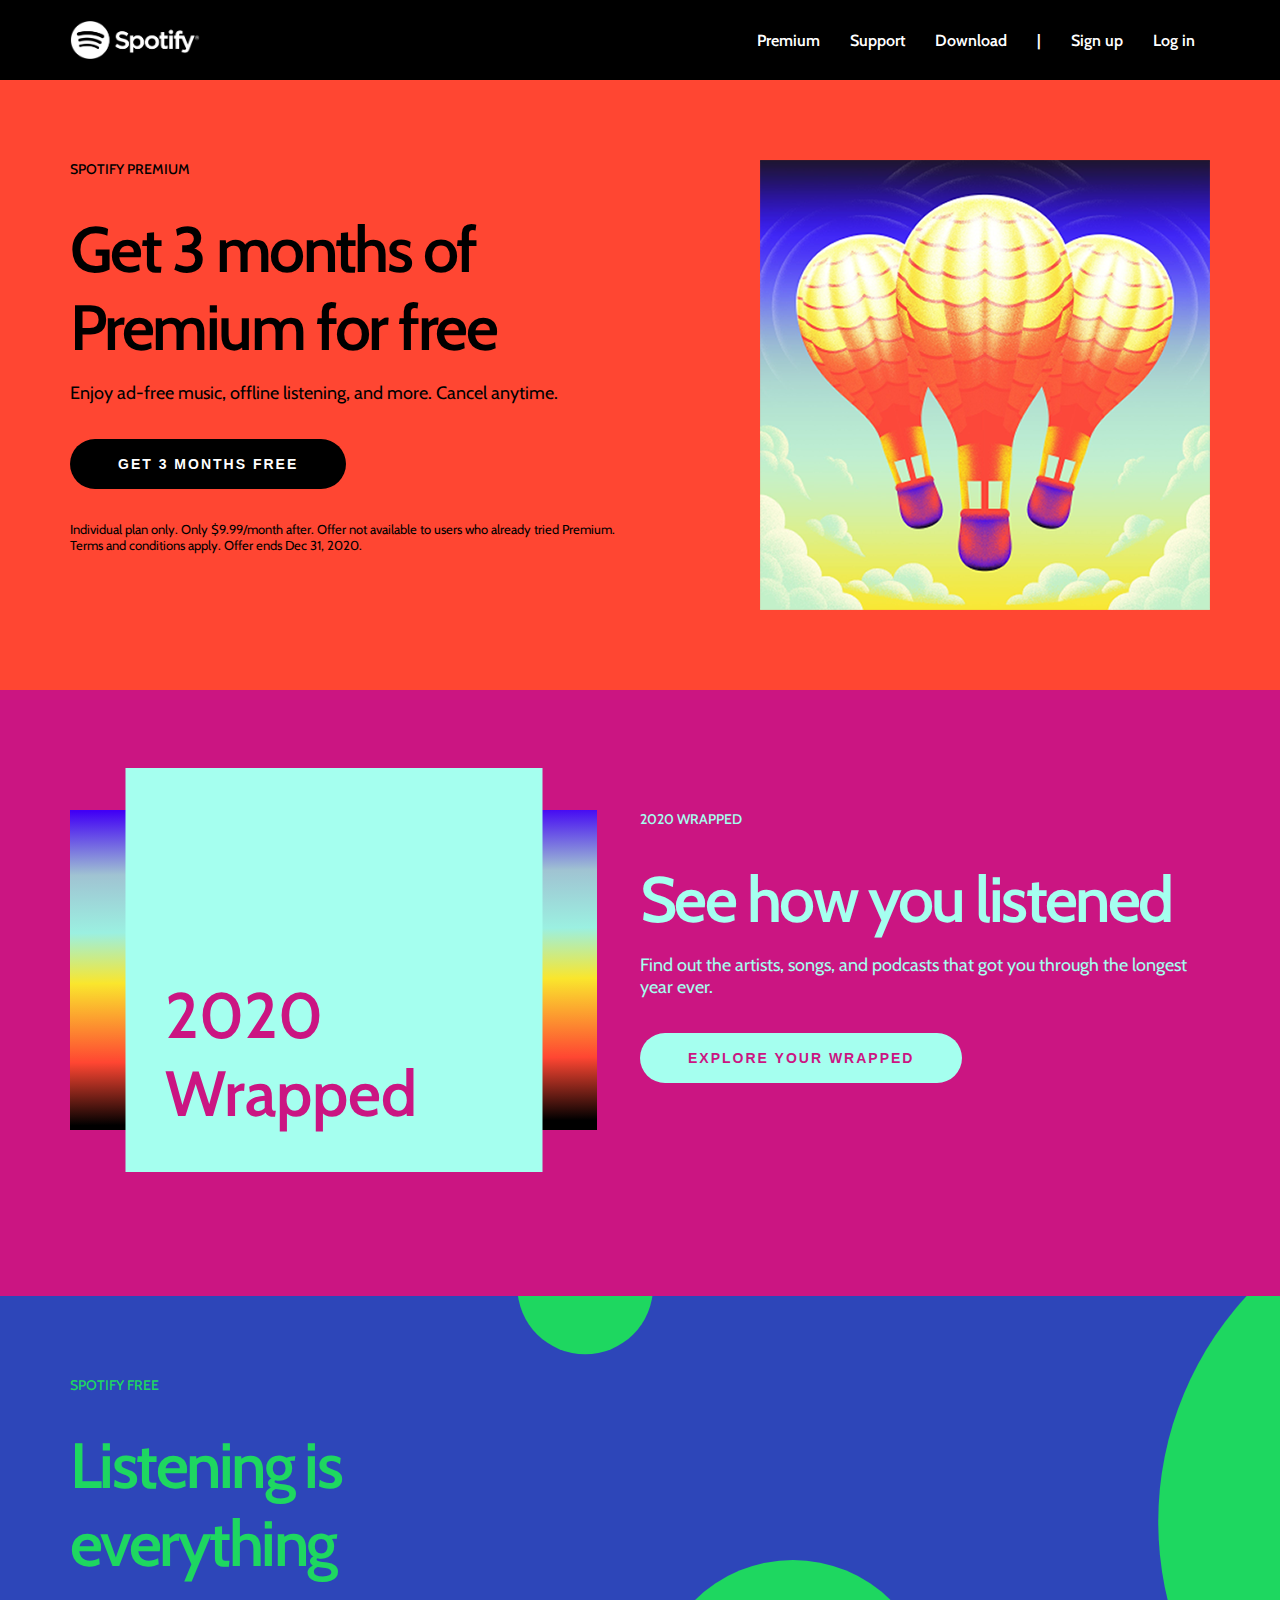
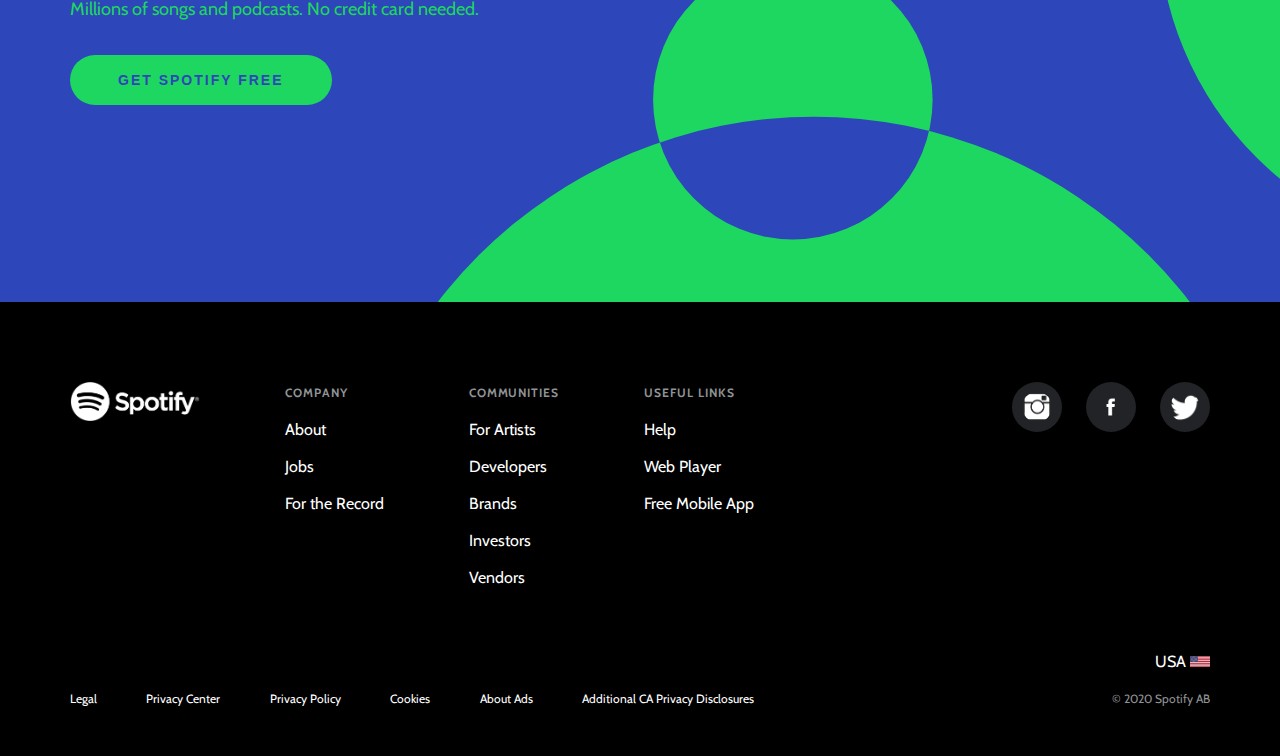
<file: week1/spotify/index.html>
<!DOCTYPE html>
<html lang="en">
	<head>
		<meta charset="UTF-8" />
		<meta name="viewport" content="width=device-width, initial-scale=1.0" />
		<link rel="preconnect" href="https://fonts.gstatic.com" />
		<link href="https://fonts.googleapis.com/css2?family=Cabin:wght@400;500;600&display=swap" rel="stylesheet" />
		<link rel="stylesheet" href="style.css" />
		<title>Spotify</title>
	</head>
	<body>
		<nav>
			<div class="container">
				<img src="images/logo.png" width="130" />
				<div class="links">
					<a href="#">Premium</a>
					<a href="#">Support</a>
					<a href="#">Download</a>
					<span>|</span>
					<a href="#">Sign up</a>
					<a href="#">Log in</a>
				</div>
			</div>
		</nav>
		<section id="section1">
			<div class="container">
				<div class="content">
					<div class="text">
						<div class="title1">SPOTIFY PREMIUM</div>

						<div class="title2">Get 3 months of Premium for free</div>
						<div class="description">Enjoy ad-free music, offline listening, and more. Cancel anytime.</div>
						<button class="button">GET 3 MONTHS FREE</button>
						<div class="note">
							Individual plan only. Only $9.99/month after. Offer not available to users who already tried Premium. Terms and conditions apply. Offer ends Dec 31, 2020.
						</div>
					</div>
					<img src="images/balloon.png" />
				</div>
			</div>
		</section>
		<section id="section2">
			<div class="container">
				<div class="content">
					<div class="text">
						<div class="bottom-box">
							<div class="top-box">
								2020
								<br />
								Wrapped
							</div>
						</div>
					</div>
					<div class="text">
						<div class="title1">2020 WRAPPED</div>
						<div class="title2">See how you listened</div>
						<div class="description">Find out the artists, songs, and podcasts that got you through the longest year ever.</div>
						<button class="button">EXPLORE YOUR WRAPPED</button>
					</div>
				</div>
			</div>
		</section>
		<section id="section3">
			<div class="container">
				<div class="text">
					<div class="title1">SPOTIFY FREE</div>

					<div class="title2">Listening is everything</div>
					<div class="description">Millions of songs and podcasts. No credit card needed.</div>
					<button class="button">GET SPOTIFY FREE</button>
				</div>
			</div>
		</section>
		<footer>
			<div class="container">
				<div class="row">
					<div class="row footer-left">
						<div class="img-div">
							<img src="images/logo.png" width="130" />
						</div>
						<div class="column">
							<div class="footer-heading">Company</div>
							<a href="#">About</a>
							<a href="#">Jobs</a>
							<a href="#">For the Record</a>
						</div>
						<div class="column">
							<div class="footer-heading">Communities</div>
							<a href="#">For Artists</a>
							<a href="#">Developers</a>
							<a href="#">Brands</a>
							<a href="#">Investors</a>
							<a href="#">Vendors</a>
						</div>
						<div class="column">
							<div class="footer-heading">Useful Links</div>
							<a href="#">Help</a>
							<a href="#">Web Player</a>
							<a href="#">Free Mobile App</a>
						</div>
					</div>
					<div class="footer-right">
						<a href="#">
							<img src="images/ig.png" width="50" />
						</a>
						<a href="#">
							<img src="images/fb.png" width="50" />
						</a>
						<a href="#">
							<img src="images/twitter.png" width="50" />
						</a>
					</div>
				</div>
				<div class="row2">USA <img src="images/usa.jpg" width="20" /></div>
				<div class="row row3">
					<div class="footer-bottom-links">
						<a href="#">Legal</a>
						<a href="#">Privacy Center</a>
						<a href="#">Privacy Policy</a>
						<a href="#">Cookies</a>
						<a href="#">About Ads</a>
						<a href="#">Additional CA Privacy Disclosures</a>
					</div>
					<div>© 2020 Spotify AB</div>
				</div>
			</div>
		</footer>
	</body>
</html>
</file>
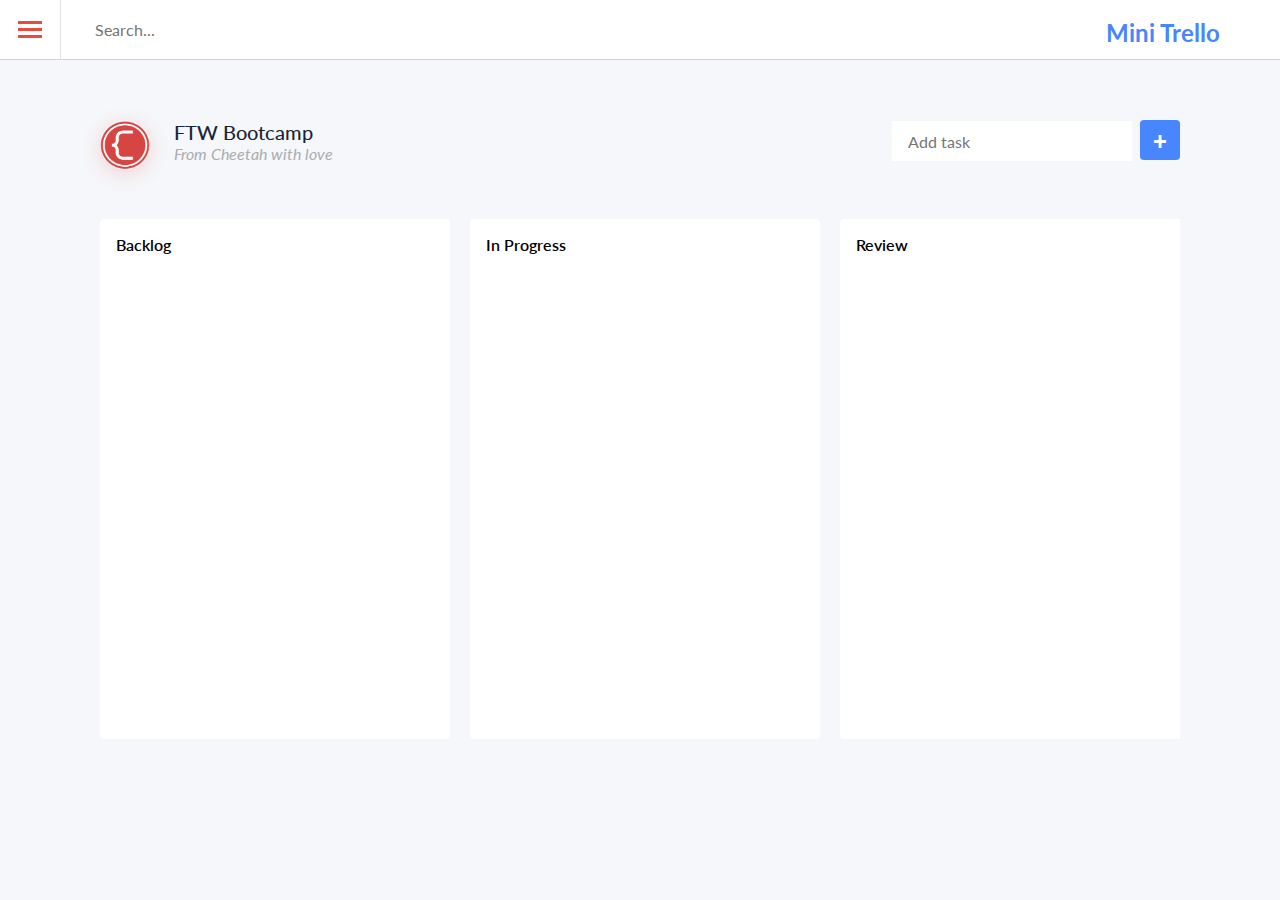
<file: week2/trello/index.html>
<!DOCTYPE html>
<html lang="en">
	<head>
		<meta charset="UTF-8" />
		<meta name="viewport" content="width=device-width, initial-scale=1.0" />
		<link
			rel="stylesheet"
			href="https://pro.fontawesome.com/releases/v5.10.0/css/all.css"
			integrity="sha384-AYmEC3Yw5cVb3ZcuHtOA93w35dYTsvhLPVnYs9eStHfGJvOvKxVfELGroGkvsg+p"
			crossorigin="anonymous"
		/>
		<link href="https://fonts.googleapis.com/css?family=Lato|Roboto" rel="stylesheet" />
		<link rel="stylesheet" href="style.css" />
		<title>Document</title>
	</head>
	<body>
		<header>
			<nav id="navbar">
				<div class="burger">
					<div class="line"></div>
					<div class="line"></div>
					<div class="line"></div>
				</div>
				<input id="search" placeholder="Search..." autocomplete="off" />
				<h1 id="app-title">Mini Trello</h1>
			</nav>
		</header>
		<main id="app">
			<section id="board">
				<div id="infos">
					<div class="logo"><img src="logo-12.png" alt="CS Logo" /></div>
					<div id="infos-content">
						<div class="infos-title">FTW Bootcamp</div>
						<div class="infos-description">From Cheetah with love</div>
					</div>
				</div>
				<div id="add-task-form">
					<input id="task-value" placeholder="Add task" />
					<button id="add-task">+</button>
				</div>
			</section>
			<section id="columns">
				<div class="column dropzone">
					<h3 class="column-title">Backlog</h3>
					<ul class="tasks" id="tasks-added">
						<!-- <li class="task fill" draggable="true">
							<div class="task-content">Write the weekly note</div>
							<div class="trash">&times;</div>
						</li> -->
					</ul>
				</div>
				<div class="column dropzone">
					<h3 class="column-title">In Progress</h3>
					<ul class="tasks" id="tasks-progress"></ul>
				</div>
				<div class="column dropzone">
					<h3 class="column-title">Review</h3>
					<ul class="tasks" id="tasks-review"></ul>
				</div>
				<div class="column dropzone">
					<h3 class="column-title">Done</h3>
					<ul class="tasks" id="tasks-done"></ul>
				</div>
			</section>
		</main>
		<script type="text/javascript" src="script.js"></script>
	</body>
</html>
</file>
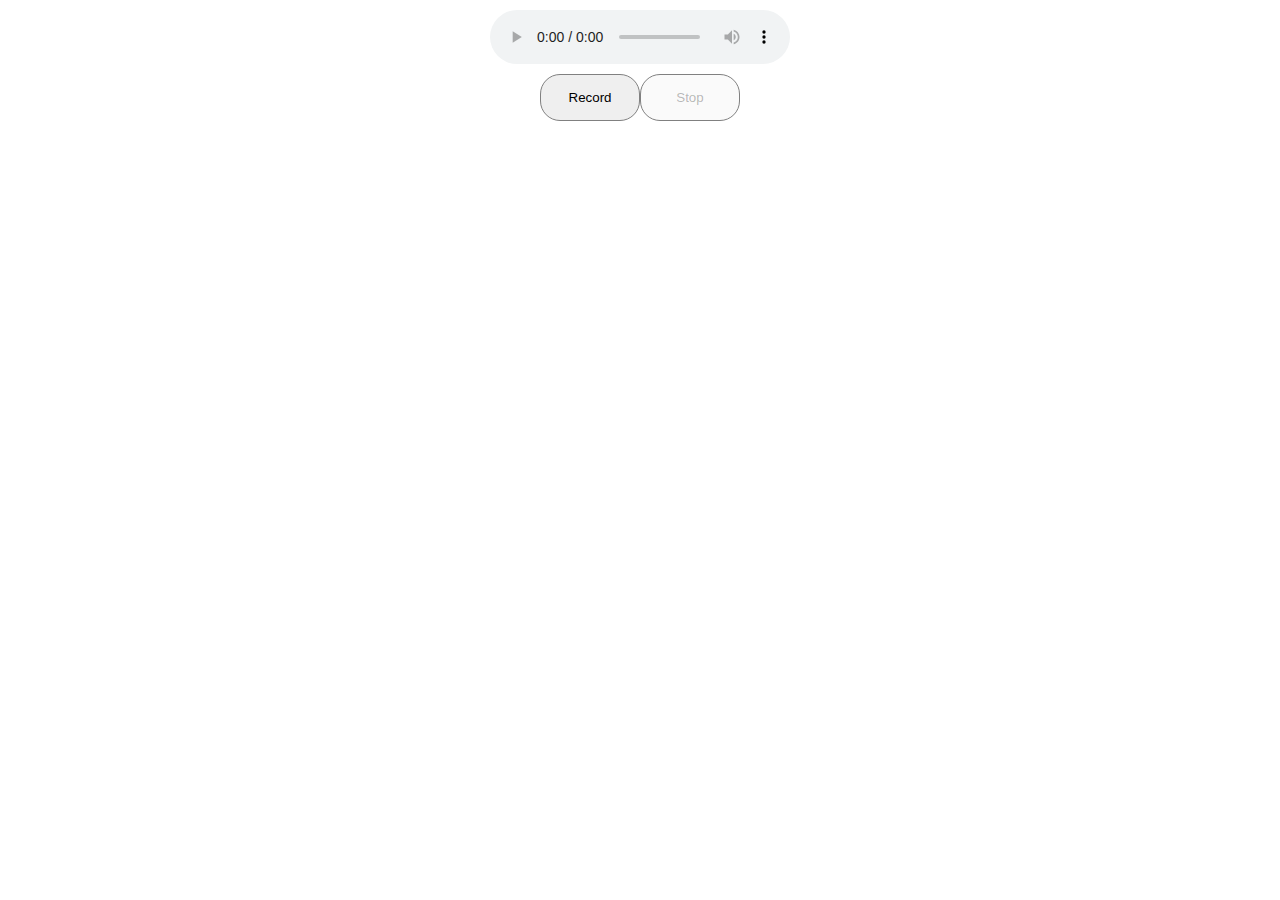
<file: week4/recorder/index.html>
<!DOCTYPE html>
<html lang="en">
	<head>
		<meta charset="UTF-8" />
		<meta name="viewport" content="width=device-width, initial-scale=1.0" />
		<link rel="stylesheet" href="style.css" />
		<title>Recorder</title>
	</head>
	<body>
		<div class="container">
			<div class="center-row">
				<audio id="audio" src="" controls></audio>
			</div>
			<div class="center-row">
				<button id="record-button">Record</button>
				<button id="stop-button">Stop</button>
			</div>
		</div>
		<script src="script.js"></script>
	</body>
</html>
</file>
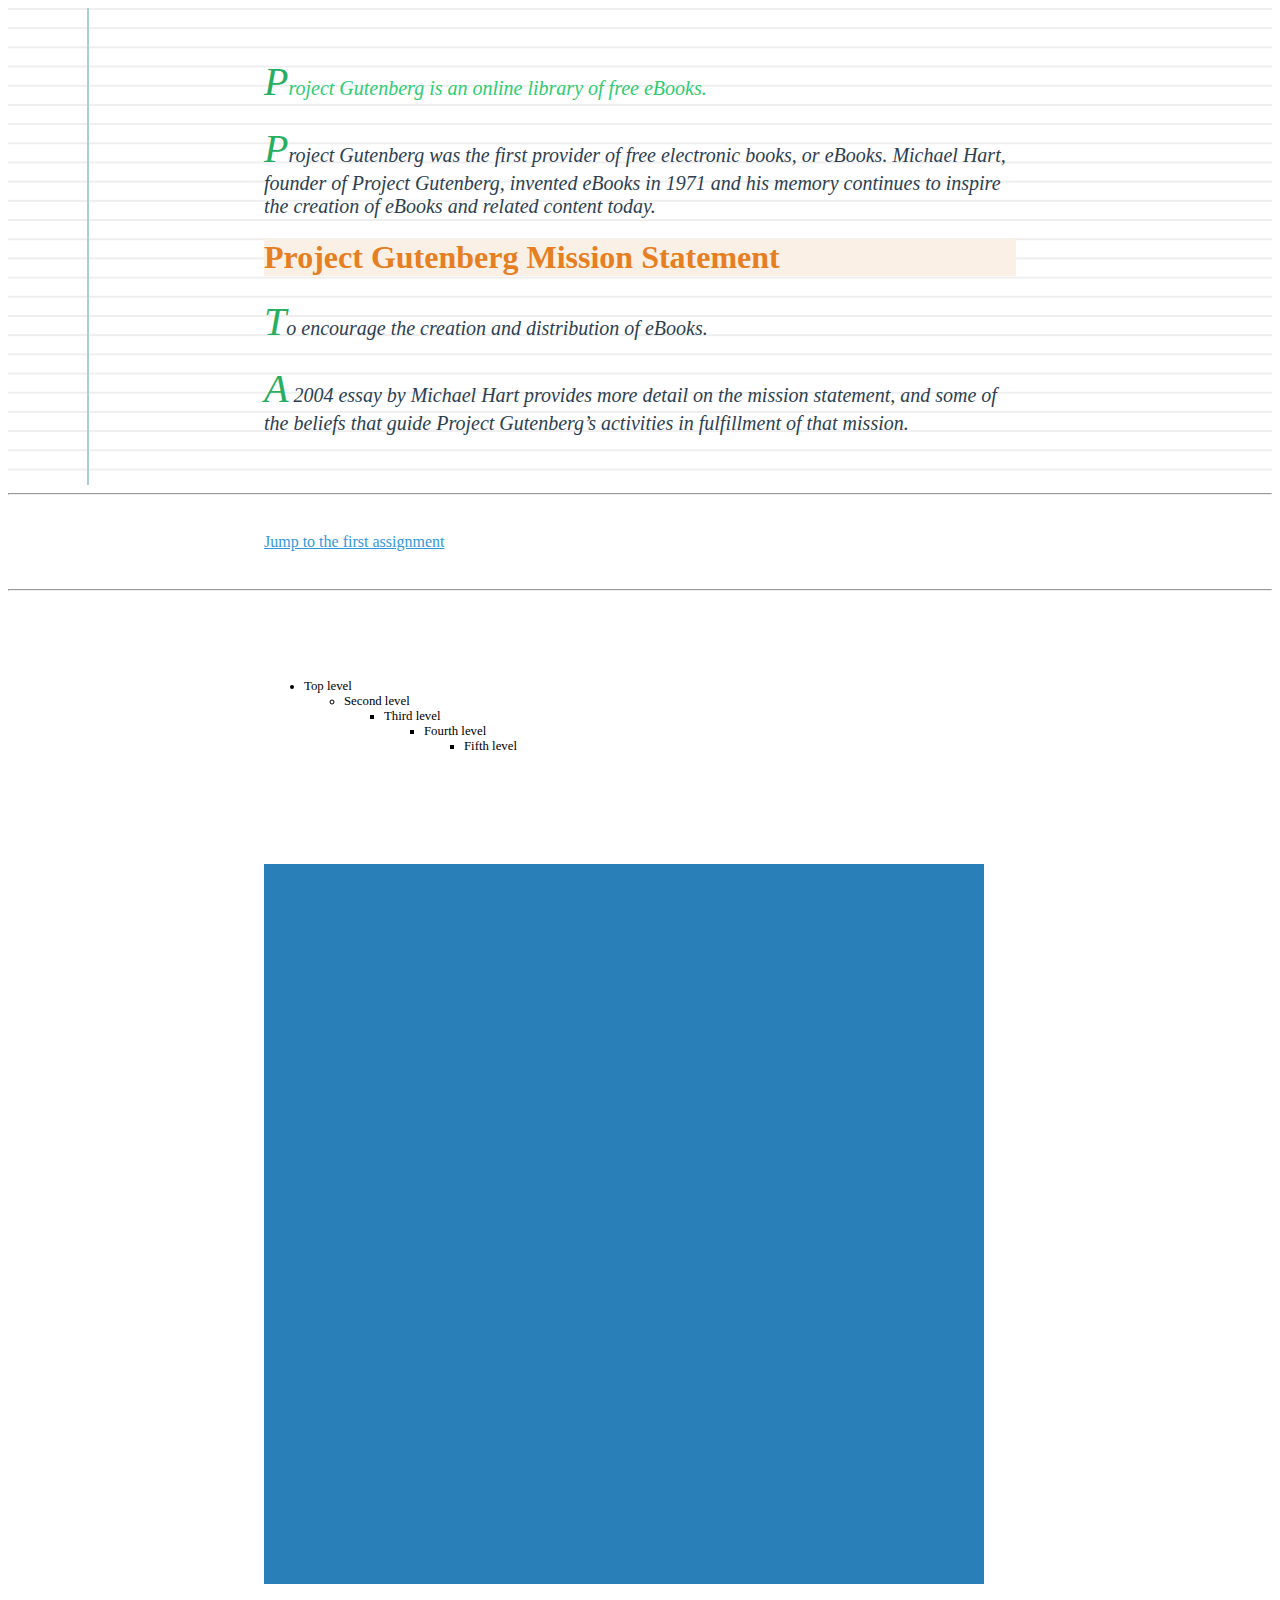
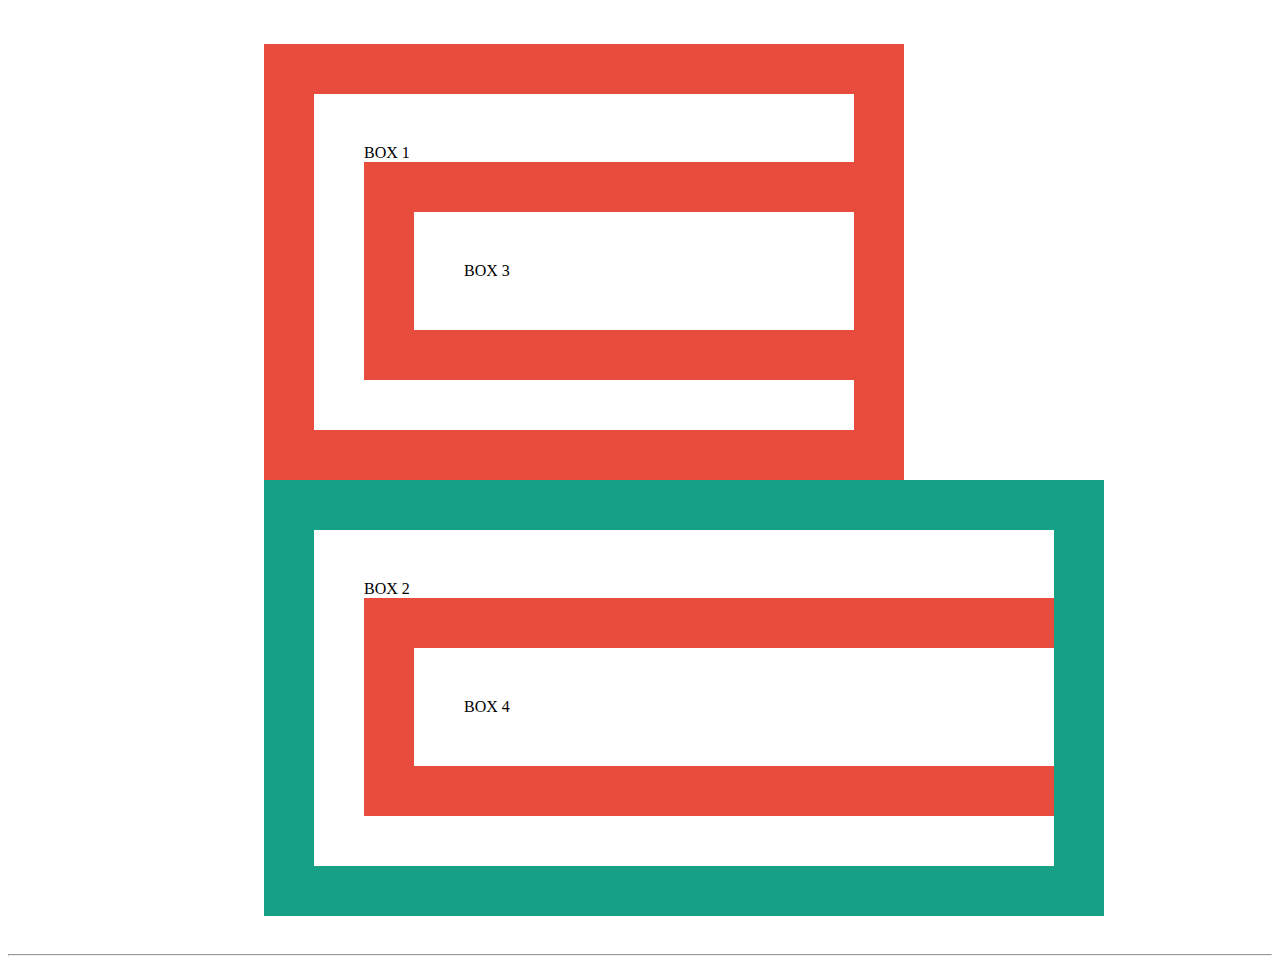
<file: week1/basic_css.html>
<!DOCTYPE html>
<html lang="en">
	<head>
		<meta charset="UTF-8" />
		<meta name="viewport" content="width=device-width, initial-scale=1.0" />
		<link rel="stylesheet" href="basic_css.css" />
		<title>Basic CSS</title>
	</head>
	<body>
		<section id="assignment1">
			<h1 class="header">About Project Gutenberg</h1>
			<p id="para1">Project Gutenberg is an online library of free eBooks.</p>
			<p>
				Project Gutenberg was the first provider of free electronic books, or eBooks. Michael Hart, founder of Project Gutenberg, invented eBooks in 1971 and his memory continues to inspire
				the creation of eBooks and related content today.
			</p>
			<h1 class="header">Project Gutenberg Mission Statement</h1>
			<p>To encourage the creation and distribution of eBooks.</p>
			<p>A 2004 essay by Michael Hart provides more detail on the mission statement, and some of the beliefs that guide Project Gutenberg’s activities in fulfillment of that mission.</p>
		</section>
		<hr />
		<section id="assignment2">
			<a href="#assignment1">Jump to the first assignment</a>
		</section>
		<hr />
		<section id="assignment3">
			<ul>
				<li>
					Top level
					<ul>
						<li>
							Second level
							<ul>
								<li>
									Third level
									<ul>
										<li>
											Fourth level
											<ul>
												<li>Fifth level</li>
											</ul>
										</li>
									</ul>
								</li>
							</ul>
						</li>
					</ul>
				</li>
			</ul>
		</section>
		<section id="assignment4">
			<div class="box"></div>
		</section>
		<section id="assignment5">
			<div class="box">
				Box 1
				<div class="box">Box 3</div>
			</div>
			<div class="box content">
				Box 2
				<div class="box">Box 4</div>
			</div>
		</section>
		<hr />
	</body>
</html>
</file>
<file: week1/spotify/style.css>
body {
	font-family: 'Cabin', sans-serif;
	margin: 0px;
	padding: 0px;
}

* {
	box-sizing: border-box;
}

.container {
	max-width: 1140px;
	margin: 0 auto;
}

img {
	max-width: 95vw;
	height: auto;
}
/* NAV */

nav {
	background-color: black;
	position: fixed;
	z-index: 10;
	width: 100%;
}

nav .container {
	height: 80px;
	display: flex;
	flex-wrap: wrap;
	justify-content: space-between;
	align-items: center;
}

.links {
	display: flex;
	flex-wrap: wrap;
}

.links * {
	margin: 15px;
	color: white;
	font-weight: 600;
}

.links span {
	pointer-events: none;
}

a {
	text-decoration: none;
}

a:hover {
	color: #1ed760;
}

/* SECTION 1 */

#section1 {
	padding-top: 80px;
	background-color: #ff4632;
	min-height: 70vh;
}

#section1 .container {
	padding: 80px 0;
}

.content {
	display: flex;
	flex-wrap: wrap;
	justify-content: space-between;
}

.text {
	flex-basis: 50%;
}

.title1 {
	font-size: 14px;
	font-weight: 500;
	margin-bottom: 32px;
}

.title2 {
	font-size: 64px;
	font-weight: 600;
	letter-spacing: -0.04em;
}

.description {
	font-size: 18px;
	font-weight: 400;
	margin-top: 16px;
}

.button {
	margin-top: 35px;
	border-radius: 500px;
	font-size: 14px;
	font-weight: 700;
	padding: 17px 48px;
	background-color: #000;
	color: #ffffff;
	letter-spacing: 2px;
	border: 0;
}

.note {
	font-size: 13px;
	margin: 32px 0;
}

/* SECTION 2 */

#section2 {
	background-color: #cb1582;
	padding: 120px 0;
	min-height: 606px;
}

#section2 .text div {
	color: #a5ffef;
}

#section2 button {
	color: #cb1582;
	background-color: #a5ffef;
}

.bottom-box {
	position: relative;
	width: 527px;
	height: 320px;
	background: linear-gradient(359.37deg, #000 3.09%, #ff4632 22.4%, #fae62d 46.64%, #9bf0e1 62.15%, #a0c3d2 79.91%, #4100f5 99.49%);
	background-repeat: no-repeat;
}
.top-box {
	position: absolute;
	top: 50%;
	left: 50%;
	transform: translate(-50%, -50%);
	display: flex;
	align-items: flex-end;
	padding: 40px;
	background-color: #a5ffef;
	width: 417px;
	height: 404px;
	color: #cb1582 !important;
	font-size: 64px;
	font-weight: 600;
}

@media screen and (max-width: 600px) {
	.bottom-box {
		position: relative;
		width: 300px;
		height: 200px;
		background: linear-gradient(359.37deg, #000 3.09%, #ff4632 22.4%, #fae62d 46.64%, #9bf0e1 62.15%, #a0c3d2 79.91%, #4100f5 99.49%);
		background-repeat: no-repeat;
	}
	.top-box {
		position: absolute;
		top: 50%;
		left: 50%;
		transform: translate(-50%, -50%);
		display: flex;
		align-items: flex-end;
		padding: 40px;
		background-color: #a5ffef;
		width: 250px;
		height: 300px;
		color: #cb1582 !important;
		font-size: 32px;
		font-weight: 600;
	}
}

/* SECTION 3 */

#section3 {
	padding-top: 80px;
	background-image: url(images/LiE_circles.svg);
	background-size: auto 100%;
	color: #1ed760;
	background-color: #2d46b9;
	background-position: right center;
	background-repeat: no-repeat;
	min-height: 606px;
}

#section3 .text {
	max-width: 500px;
}
#section3 button {
	background-color: #1ed760;
	color: #2d46b9;
}

/* FOOTER */

footer {
	background-color: black;
	color: white;
	padding-top: 80px;
	padding-bottom: 50px;
}

footer a {
	color: white;
}

.row {
	display: flex;
	flex-wrap: wrap;
	justify-content: space-between;
}

.column {
	display: flex;
	flex-wrap: wrap;
	flex-direction: column;
}

.column * {
	padding-top: 3px;
	padding-bottom: 15px;
}

.footer-left {
	flex-basis: 60%;
}

.footer-heading {
	color: #919496;
	font-size: 12px;
	font-weight: 900;
	line-height: 1.4;
	letter-spacing: 0.08em;
	text-transform: uppercase;
}

.footer-right a {
	margin-left: 20px;
}

.footer-right img {
	padding: 10px;
	border-radius: 50%;
	background-color: #222326;
}

footer .row2 {
	text-align: end;
	margin-top: 50px;
	margin-bottom: 20px;
}

footer .row3 {
	color: #919496;
	font-size: 12px;
}

.footer-bottom-links {
	flex-basis: 60%;
	display: flex;
	flex-wrap: wrap;
	justify-content: space-between;
}
</file>
<file: week2/trello/style.css>
:root {
	box-sizing: border-box;
}

*,
::before,
::after {
	box-sizing: inherit;
}

body {
	margin: 0;
	padding: 0;
	background-color: #f5f7fa;
}

header {
	display: flex;
	background-color: white;
	height: 60px;
	border-bottom: solid 1px lightgray;
}
#navbar {
	display: flex;
	align-items: center;
	flex: auto;
}
#navbar .burger {
	padding: 18px 18px;
	border-right: 0.5px solid #e0e2e5;
}
#navbar .burger .line {
	width: 24px;
	height: 3px;
	background-color: #e74c3c;
	margin: 4px 0;
}
#navbar #search {
	flex-grow: 1;
	margin-left: 32px;
	font-family: 'Lato';
	font-size: 16px;
	border: none;
}
#navbar #search:focus {
	outline: 0;
}
#navbar #app-title {
	margin-top: 22px;
	margin-right: 60px;
	font-family: 'Lato';
	font-style: normal;
	font-weight: bold;
	font-size: 24px;
	line-height: 29px;
	color: #4786ff;
}

#app {
	margin-left: 100px;
	margin-right: 100px;
}
#board {
	margin-top: 60px;
	display: flex;
	flex: auto;
	flex-wrap: wrap;
}
#infos {
	display: flex;
	flex-grow: 1;
	margin-bottom: 5px;
}
#infos img {
	width: 50px;
	height: 50px;
	box-shadow: 0px 4px 20px rgba(231, 76, 60, 0.2);
	border-radius: 50%;
}
#infos #infos-content {
	margin-left: 24px;
}
#infos .infos-title {
	font-family: 'Lato';
	font-weight: 500;
	font-size: 20px;
	line-height: 24px;
	color: #1b2437;
}
#infos .infos-description {
	font-family: 'Lato';
	font-style: italic;
	font-size: 16px;
	line-height: 19px;
	color: #aaacaf;
}

#add-task-form {
	display: flex;
}
#add-task-form #task-value {
	padding-left: 16px;
	margin-top: 1px;
	height: 40px;
	width: 240px;
	border-radius: 0px;
	margin-right: 8px;
	font-family: 'Lato';
	font-size: 16px;
	line-height: 19px;
	border: none;
}
#add-task-form #task-value:focus {
	outline: 0;
	box-shadow: 0px 4px 20px rgba(52, 152, 219, 0.4);
}

#add-task-form #add-task {
	background: #4786ff;
	border: none;
	border-radius: 4px;
	width: 40px;
	height: 40px;
	font-family: Lato;
	font-weight: 900;
	font-size: 24px;
	line-height: 29px;
	color: #ffffff;
}
#add-task-form #add-task:focus {
	outline: 0;
}
#add-task-form #add-task:hover {
	box-shadow: 0px 4px 20px rgba(52, 152, 219, 0.4);
}
#columns {
	margin-top: 40px;
	display: flex;
	overflow-x: auto;
	-webkit-overflow-scrolling: touch;
}
.column {
	flex: 0 0 auto;
	width: 350px;
	height: 520px;
	background: white;
	border-radius: 4px;
	margin-left: 20px;
	background-color: white;
	overflow-y: auto;
	-webkit-overflow-scrolling: touch;
}
.column:first-child {
	margin-left: 0px;
}
.column:hover {
	border: 1px solid #4786ff;
	box-shadow: 0px 4px 20px rgba(52, 152, 219, 0.4);
}
.column-title {
	margin: 16px 0px 0px 16px;
	font-family: 'Lato', Arial, Helvetica, sans-serif;
	font-weight: 600;
	font-size: 1em;
}
.tasks {
	padding: 0 24px;
}
.task {
	list-style-type: none;
	margin-top: 10px;
	position: relative;
	background-color: white;
	border: 1px solid lightgrey;
	border-radius: 4px;
	min-height: 80px;
	width: 288px;
}
.task:first-child {
	margin-top: 32px;
}
.task .task-content {
	margin: 16px 16px 0 16px;
	font-family: 'Lato';
	font-weight: 400;
	font-size: 16px;
	line-height: 24px;
	color: #54585a;
}
.task:hover {
	background: #ffffff;
	border: 1px solid #4786ff;
	box-sizing: border-box;
	box-shadow: 0px 4px 20px rgba(52, 152, 219, 0.4);
	border-radius: 2px;
}
.task .trash {
	position: absolute;
	top: 5px;
	right: 8px;
	font-family: 'Lato';
	font-size: 20px;
	color: #54585a;
}

.task .edit {
	position: absolute;
	top: 35px;
	right: 4px;
	font-family: 'Lato';
	font-size: 20px;
	color: #54585a;
}

.task .trash:hover {
	color: #e74c3c;
	cursor: pointer;
}

.task .edit:hover {
	color: #50e73c;
	cursor: pointer;
}

.hold:active:hover {
	border: solid 3px #4786ff;
}
.hovered {
	border-style: dashed;
}
.invisible {
	display: none;
}

.button-group {
	padding-left: 20px;
	margin: 10px;
}
.button-group > * {
	margin: 2px;
}
</file>
<file: week4/recorder/style.css>
.container {
	max-width: 1200px;
	margin: 0 auto;
}

.center-row {
	display: flex;
	justify-content: center;
	margin: 10px;
}

#record-button,
#stop-button {
	width: 100px;
	padding: 15px;
	border: 1px solid gray;
	border-radius: 20px;
}

audio:focus {
	outline: none;
}
</file>
<file: week1/basic_css.css>
section {
  padding: 30px 20vw;
}

/* Assignment 1 */

#assignment1 {
  background-color: #fff;
  background-image: linear-gradient(
      90deg,
      transparent 79px,
      #abced4 79px,
      #abced4 81px,
      transparent 81px
    ),
    linear-gradient(#eee 0.1em, transparent 0.1em);
  background-size: 100% 1.2em;
}

#assignment1 p {
  color: #2c3e50;
  font: italic 20px Verdana;
}

#assignment1 p::first-letter {
  color: #27ae60;
  font-size: 2em;
}

#assignment1 #para1 {
  color: #2ecc71;
}

#assignment1 .header {
  color: #e67e22;
}

#assignment1 h1 {
  background-color: linen;
}

h1:first-child {
  /* visibility: hidden; */
  display: none;
}

/* Assignment 2 */

#assignment2 a:link {
  color: #3498db;
}
#assignment2 a:visited {
  color: #8e44ad;
}
#assignment2 a:hover {
  color: #e67e22;
}
#assignment2 a:active {
  color: #e74c3c;
}

/* Assignment 3 */

#assignment3 {
  font-size: 50px;
}

#assignment3 li {
  font-size: 0.8rem;
}

/* Assignment 4 */

#assignment4 .box {
  background-color: #2980b9;
  width: 80vmin;
  height: 80vmin;
}

/* Assignment 5 */

#assignment5 .box {
  border: 50px solid #e74c3c;
  padding: 50px;
  text-transform: uppercase;
  width: 50vw;
  overflow-x: scroll;
}

/* Applies border box sizing to the root element */
:root {
  box-sizing: border-box;
}

/* Tells all other elements and pseudo-element to inherit their box sizing */
*,
::before,
::after {
  box-sizing: inherit;
}

#assignment5 .content {
  box-sizing: content-box;
  border-color: #16a085;
}
</file>
